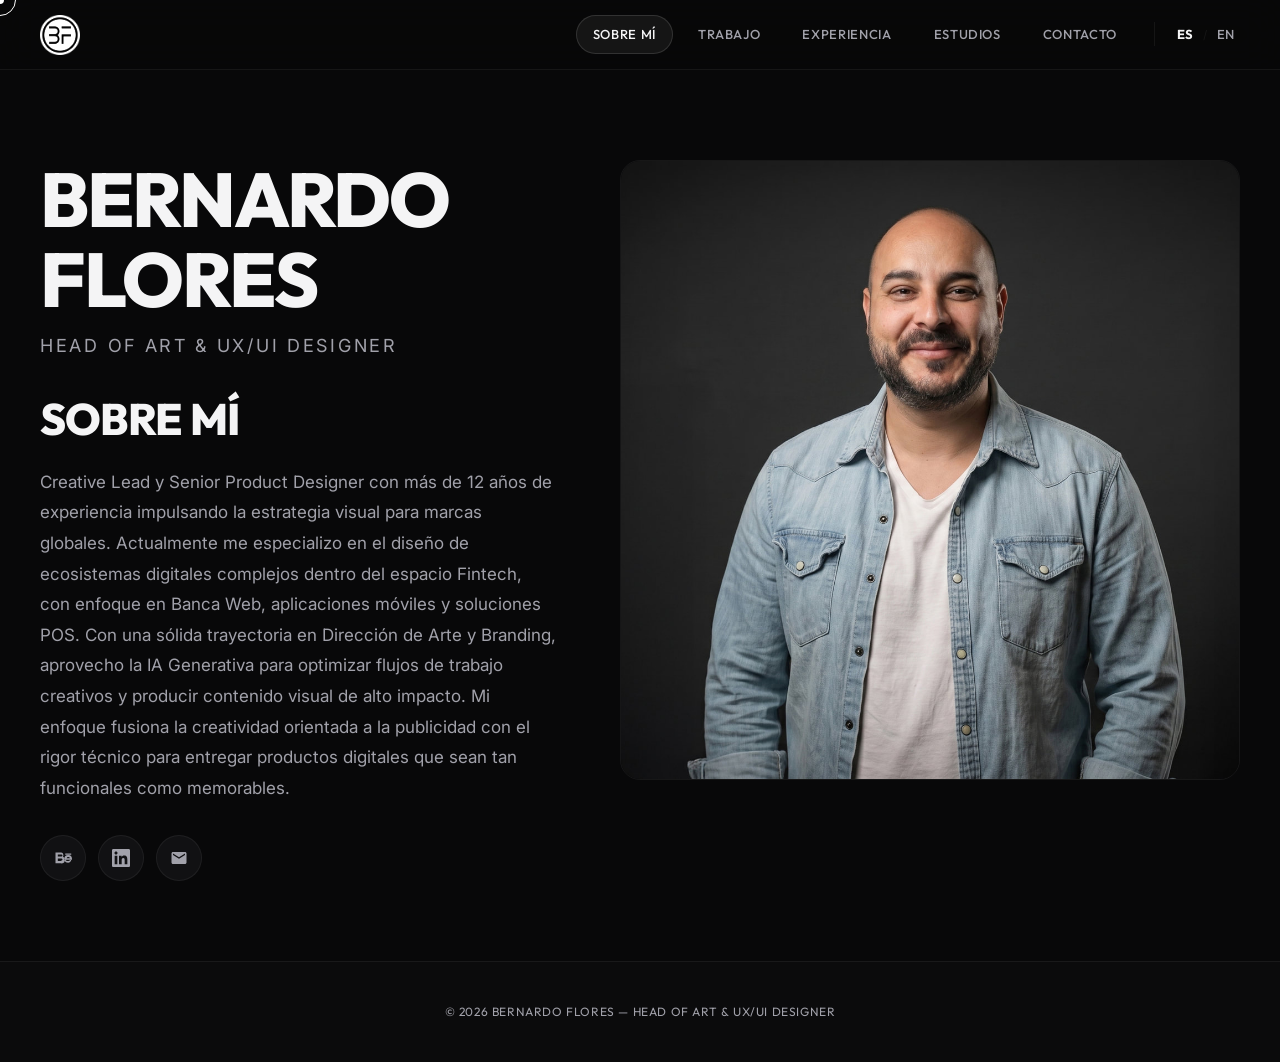
<file: index.html>
<!DOCTYPE html>
<html lang="es">
<head>
  <meta charset="UTF-8" />
  <meta name="viewport" content="width=device-width, initial-scale=1.0" />
  <title>Bernardo Flores – Head of Art & UX/UI Designer</title>
  <meta name="description" content="Portafolio de Bernardo Flores, Head of Art & Senior UX/UI Product Designer con más de 12 años de experiencia liderando estrategias visuales y de diseño de productos para marcas globales y Fintech." />
  <meta name="keywords" content="Bernardo Flores, Head of Art, Senior UX/UI Designer, Product Designer, Portafolio, Diseñador UX/UI, Diseño Web, Banca Móvil, Fintech" />
  
  <link rel="canonical" href="https://bernardoflores.vercel.app/" />

  <!-- Open Graph / Facebook -->
  <meta property="og:type" content="website" />
  <meta property="og:site_name" content="Bernardo Flores – Portafolio" />
  <meta property="og:title" content="Bernardo Flores – Head of Art & UX/UI Designer" />
  <meta property="og:description" content="Portafolio de Bernardo Flores, Head of Art & Senior UX/UI Product Designer con más de 12 años de experiencia liderando estrategias visuales para marcas globales." />
  <meta property="og:image" content="https://bernardoflores.vercel.app/assets/images/bf-fondo.png" />
  <meta property="og:url" content="https://bernardoflores.vercel.app/" />
  <meta property="og:locale" content="es_MX" />
  
  <!-- Twitter -->
  <meta name="twitter:card" content="summary_large_image" />
  <meta name="twitter:title" content="Bernardo Flores – Head of Art & UX/UI Designer" />
  <meta name="twitter:description" content="Portafolio de Bernardo Flores, Head of Art & Senior UX/UI Product Designer con más de 12 años de experiencia liderando estrategias visuales para marcas globales." />
  <meta name="twitter:image" content="https://bernardoflores.vercel.app/assets/images/bf-fondo.png" />
  
  <link rel="stylesheet" href="./assets/css/style.css" />
</head>
<body data-page="about">

  <!-- ===================== CUSTOM CURSOR ===================== -->
  <div class="custom-cursor-dot" id="cursor-dot"></div>
  <div class="custom-cursor-ring" id="cursor-ring"></div>

  <!-- ===================== HEADER ===================== -->
  <header class="birdseye-header scrolled" id="site-header">
    <div class="container nav-inner">
      <div class="logo">
        <a href="index.html">
          <img src="./assets/images/bf-fondo.png" alt="Bernardo Flores" />
        </a>
      </div>

      <!-- Desktop Navigation -->
      <nav class="nav desktop-nav">
        <ul class="wsite-menu-default">
          <li id="active"><a href="index.html" class="wsite-menu-item" data-i18n="nav.about">SOBRE MÍ</a></li>
          <li><a href="trabajo.html" class="wsite-menu-item" data-i18n="nav.work">TRABAJO</a></li>
          <li><a href="experiencia.html" class="wsite-menu-item" data-i18n="nav.experience">EXPERIENCIA</a></li>
          <li><a href="estudios.html" class="wsite-menu-item" data-i18n="nav.studies">ESTUDIOS</a></li>
          <li><a href="contacto.html" class="wsite-menu-item" data-i18n="nav.contact">CONTACTO</a></li>
          <li class="lang-toggle">
            <button class="lang-btn" data-lang="es" onclick="setLang('es')">ES</button>
            <span class="lang-sep">/</span>
            <button class="lang-btn" data-lang="en" onclick="setLang('en')">EN</button>
          </li>
        </ul>
      </nav>

      <!-- Hamburger mobile button -->
      <button class="hamburger" id="hamburger" aria-label="Menú">
        <span></span>
        <span></span>
        <span></span>
      </button>
    </div>
  </header>

  <!-- Mobile Backdrop & Navigation Drawer -->
  <div class="nav-backdrop" id="nav-backdrop"></div>
  <div class="mobile-nav" id="mobile-nav">
    <ul class="wsite-menu-default">
      <li id="m-active"><a href="index.html" class="wsite-menu-item" data-i18n="nav.about">SOBRE MÍ</a></li>
      <li><a href="trabajo.html" class="wsite-menu-item" data-i18n="nav.work">TRABAJO</a></li>
      <li><a href="experiencia.html" class="wsite-menu-item" data-i18n="nav.experience">EXPERIENCIA</a></li>
      <li><a href="estudios.html" class="wsite-menu-item" data-i18n="nav.studies">ESTUDIOS</a></li>
      <li><a href="contacto.html" class="wsite-menu-item" data-i18n="nav.contact">CONTACTO</a></li>
      <li class="lang-toggle">
        <button class="lang-btn" data-lang="es" onclick="setLang('es')">ES</button>
        <span class="lang-sep">/</span>
        <button class="lang-btn" data-lang="en" onclick="setLang('en')">EN</button>
      </li>
    </ul>
  </div>

  <!-- ===================== MAIN CONTENT ===================== -->
  <main class="main-wrap">
    <div class="container">
      <div class="about-grid">
        <!-- Text details -->
        <div class="about-content">
          <h1 class="hero-title">Bernardo Flores</h1>
          <div class="hero-subtitle" style="margin-bottom: 24px;">Head of Art &amp; UX/UI Designer</div>
          
          <h2 data-i18n="about.heading">Sobre Mí</h2>
          <div class="paragraph" data-i18n="about.bio">
            Creative Lead y Senior Product Designer con más de 12 años de experiencia
            impulsando la estrategia visual para marcas globales. Actualmente me especializo
            en el diseño de ecosistemas digitales complejos dentro del espacio Fintech, con
            enfoque en Banca Web, aplicaciones móviles y soluciones POS. Con una sólida
            trayectoria en Dirección de Arte y Branding, aprovecho la IA Generativa para
            optimizar flujos de trabajo creativos y producir contenido visual de alto impacto.
            Mi enfoque fusiona la creatividad orientada a la publicidad con el rigor técnico
            para entregar productos digitales que sean tan funcionales como memorables.
          </div>
          
          <!-- Social Profiles -->
          <div class="social-buttons">
            <a class="social-btn" href="https://www.behance.net/bherflow" target="_blank" aria-label="Behance">
              <svg viewBox="0 0 24 24"><path d="M22 14.364h-6.816A3.412 3.412 0 0019 16c1.091 0 1.964-.491 2.364-1.327h1.636c-.454 2.11-2.291 3.527-4 3.527a5.163 5.163 0 01-5.182-5.182 5.145 5.145 0 015.182-5.182c3.164 0 5 2.182 5 5.182v1.364zM19 10.636c-1 0-1.818.727-2.182 1.636h4.364A2.083 2.083 0 0019 10.636zM9.455 12c.982 0 1.836-.327 2.291-1.018.527-.673.727-1.782.727-2.618 0-.836-.2-1.927-.727-2.618C11.291 5.091 10.436 4.764 9.455 4.764H2v14.4h7.455a5.533 5.533 0 003.527-.927c1.036-.8 1.473-2.11 1.473-3.6 0-1.49-.436-2.764-1.473-3.564-.472-.673-1.309-1.073-2.291-1.073v-.036zm-4.364-4.8h4.364c1.091 0 1.818.545 1.818 1.455S10.545 10.1 9.455 10.1H5.091V7.2zm4.364 8.727H5.091V12.7H9.455c1.091 0 1.818.545 1.818 1.455s-.727 1.472-1.818 1.472zM15 6h8v1.5h-8V6z"/></svg>
            </a>
            <a class="social-btn" href="https://mx.linkedin.com/pub/bernardo-flores/24/844/4a0" target="_blank" aria-label="LinkedIn">
              <svg viewBox="0 0 24 24"><path d="M20.447 20.452h-3.554v-5.569c0-1.328-.027-3.037-1.852-3.037-1.853 0-2.136 1.445-2.136 2.939v5.667H9.351V9h3.414v1.561h.046c.477-.9 1.637-1.85 3.37-1.85 3.601 0 4.267 2.37 4.267 5.455v6.286zM5.337 7.433c-1.144 0-2.063-.926-2.063-2.065 0-1.138.92-2.063 2.063-2.063 1.14 0 2.064.925 2.064 2.063 0 1.139-.925 2.065-2.064 2.065zm1.782 13.019H3.555V9h3.564v11.452zM22.225 0H1.771C.792 0 0 .774 0 1.729v20.542C0 23.227.792 24 1.771 24h20.451C23.2 24 24 23.227 24 22.271V1.729C24 .774 23.2 0 22.222 0h.003z"/></svg>
            </a>
            <a class="social-btn" href="mailto:bernardoifg@gmail.com" target="_blank" aria-label="Mail">
              <svg viewBox="0 0 24 24"><path d="M20 4H4c-1.1 0-2 .9-2 2v12c0 1.1.9 2 2 2h16c1.1 0 2-.9 2-2V6c0-1.1-.9-2-2-2zm0 4l-8 5-8-5V6l8 5 8-5v2z"/></svg>
            </a>
          </div>
        </div>
        
        <!-- Profile Photo -->
        <div class="about-photo-wrapper">
          <img class="about-photo" src="./assets/images/506073534.jpg" alt="Bernardo Flores Profile" />
        </div>
      </div>
    </div>
  </main>

  <!-- ===================== FOOTER ===================== -->
  <footer class="site-footer">
    <p data-i18n="footer">&copy; 2026 Bernardo Flores &mdash; Head of Art &amp; UX/UI Designer</p>
  </footer>

  <script src="./assets/js/i18n.js"></script>
  <script src="./assets/js/main.js"></script>

</body>
</html>
</file>
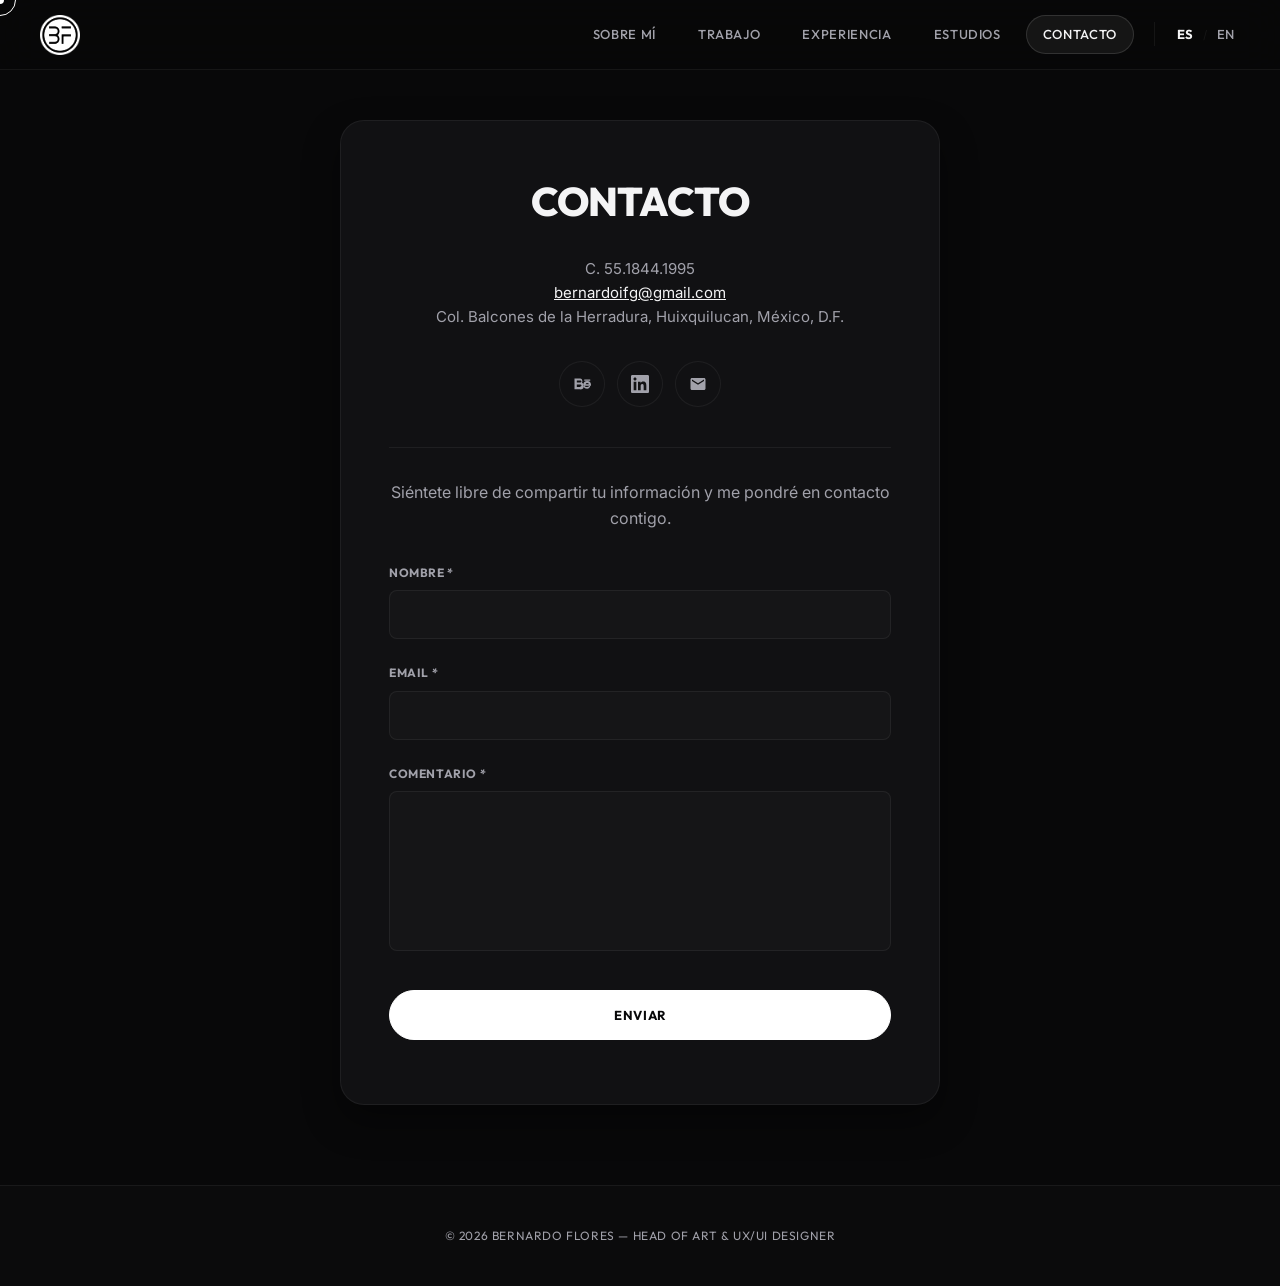
<file: contacto.html>
<!DOCTYPE html>
<html lang="es">
<head>
  <meta charset="UTF-8" />
  <meta name="viewport" content="width=device-width, initial-scale=1.0" />
  <title>Contacto y Enlaces – Bernardo Flores</title>
  <meta name="description" content="Ponte en contacto con Bernardo Flores para consultorías de diseño de producto UX/UI, dirección de arte o colaboraciones creativas." />
  <meta name="keywords" content="Contacto, Correo, Teléfono, Contratar Diseñador UX UI, Bernardo Flores" />
  
  <link rel="canonical" href="https://bernardoflores.vercel.app/contacto.html" />

  <!-- Open Graph / Facebook -->
  <meta property="og:type" content="website" />
  <meta property="og:site_name" content="Bernardo Flores – Portafolio" />
  <meta property="og:title" content="Contacto y Enlaces – Bernardo Flores" />
  <meta property="og:description" content="Ponte en contacto con Bernardo Flores para consultorías de diseño de producto UX/UI, dirección de arte o colaboraciones." />
  <meta property="og:image" content="https://bernardoflores.vercel.app/assets/images/bf-fondo.png" />
  <meta property="og:url" content="https://bernardoflores.vercel.app/contacto.html" />
  <meta property="og:locale" content="es_MX" />
  
  <!-- Twitter -->
  <meta name="twitter:card" content="summary_large_image" />
  <meta name="twitter:title" content="Contacto y Enlaces – Bernardo Flores" />
  <meta name="twitter:description" content="Ponte en contacto con Bernardo Flores para consultorías de diseño de producto UX/UI, dirección de arte o colaboraciones." />
  <meta name="twitter:image" content="https://bernardoflores.vercel.app/assets/images/bf-fondo.png" />

  <link rel="stylesheet" href="./assets/css/style.css" />
</head>
<body data-page="contact">

  <!-- ===================== CUSTOM CURSOR ===================== -->
  <div class="custom-cursor-dot" id="cursor-dot"></div>
  <div class="custom-cursor-ring" id="cursor-ring"></div>

  <!-- ===================== HEADER ===================== -->
  <header class="birdseye-header scrolled" id="site-header">
    <div class="container nav-inner">
      <div class="logo">
        <a href="index.html">
          <img src="./assets/images/bf-fondo.png" alt="Bernardo Flores" />
        </a>
      </div>

      <!-- Desktop Navigation -->
      <nav class="nav desktop-nav">
        <ul class="wsite-menu-default">
          <li><a href="index.html" class="wsite-menu-item" data-i18n="nav.about">SOBRE MÍ</a></li>
          <li><a href="trabajo.html" class="wsite-menu-item" data-i18n="nav.work">TRABAJO</a></li>
          <li><a href="experiencia.html" class="wsite-menu-item" data-i18n="nav.experience">EXPERIENCIA</a></li>
          <li><a href="estudios.html" class="wsite-menu-item" data-i18n="nav.studies">ESTUDIOS</a></li>
          <li id="active"><a href="contacto.html" class="wsite-menu-item" data-i18n="nav.contact">CONTACTO</a></li>
          <li class="lang-toggle">
            <button class="lang-btn" data-lang="es" onclick="setLang('es')">ES</button>
            <span class="lang-sep">/</span>
            <button class="lang-btn" data-lang="en" onclick="setLang('en')">EN</button>
          </li>
        </ul>
      </nav>

      <!-- Hamburger mobile button -->
      <button class="hamburger" id="hamburger" aria-label="Menú">
        <span></span>
        <span></span>
        <span></span>
      </button>
    </div>
  </header>

  <!-- Mobile Backdrop & Navigation Drawer -->
  <div class="nav-backdrop" id="nav-backdrop"></div>
  <div class="mobile-nav" id="mobile-nav">
    <ul class="wsite-menu-default">
      <li><a href="index.html" class="wsite-menu-item" data-i18n="nav.about">SOBRE MÍ</a></li>
      <li><a href="trabajo.html" class="wsite-menu-item" data-i18n="nav.work">TRABAJO</a></li>
      <li><a href="experiencia.html" class="wsite-menu-item" data-i18n="nav.experience">EXPERIENCIA</a></li>
      <li><a href="estudios.html" class="wsite-menu-item" data-i18n="nav.studies">ESTUDIOS</a></li>
      <li id="m-active"><a href="contacto.html" class="wsite-menu-item" data-i18n="nav.contact">CONTACTO</a></li>
      <li class="lang-toggle">
        <button class="lang-btn" data-lang="es" onclick="setLang('es')">ES</button>
        <span class="lang-sep">/</span>
        <button class="lang-btn" data-lang="en" onclick="setLang('en')">EN</button>
      </li>
    </ul>
  </div>

  <!-- ===================== MAIN CONTENT ===================== -->
  <main class="main-wrap">
    <div class="container">
      <div class="contact-wrapper">
        <div class="contact-card">
          <h1 class="wsite-content-title" style="text-align: center; margin-bottom: 24px;" data-i18n="contact.heading">Contacto</h1>
          
          <!-- Contact Info -->
          <div class="paragraph" style="text-align: center; font-size: 15px; margin-bottom: 32px; color: var(--text-muted);">
            C. 55.1844.1995<br />
            <a href="mailto:bernardoifg@gmail.com" style="text-decoration: underline; color: var(--text-main);">bernardoifg@gmail.com</a><br />
            Col. Balcones de la Herradura, Huixquilucan, México, D.F.
          </div>

          <!-- Social Buttons -->
          <div class="social-buttons" style="justify-content: center; margin-bottom: 40px;">
            <a class="social-btn" href="https://www.behance.net/bherflow" target="_blank" aria-label="Behance">
              <svg viewBox="0 0 24 24"><path d="M22 14.364h-6.816A3.412 3.412 0 0019 16c1.091 0 1.964-.491 2.364-1.327h1.636c-.454 2.11-2.291 3.527-4 3.527a5.163 5.163 0 01-5.182-5.182 5.145 5.145 0 015.182-5.182c3.164 0 5 2.182 5 5.182v1.364zM19 10.636c-1 0-1.818.727-2.182 1.636h4.364A2.083 2.083 0 0019 10.636zM9.455 12c.982 0 1.836-.327 2.291-1.018.527-.673.727-1.782.727-2.618 0-.836-.2-1.927-.727-2.618C11.291 5.091 10.436 4.764 9.455 4.764H2v14.4h7.455a5.533 5.533 0 003.527-.927c1.036-.8 1.473-2.11 1.473-3.6 0-1.49-.436-2.764-1.473-3.564-.472-.673-1.309-1.073-2.291-1.073v-.036zm-4.364-4.8h4.364c1.091 0 1.818.545 1.818 1.455S10.545 10.1 9.455 10.1H5.091V7.2zm4.364 8.727H5.091V12.7H9.455c1.091 0 1.818.545 1.818 1.455s-.727 1.472-1.818 1.472zM15 6h8v1.5h-8V6z"/></svg>
            </a>
            <a class="social-btn" href="https://mx.linkedin.com/pub/bernardo-flores/24/844/4a0" target="_blank" aria-label="LinkedIn">
              <svg viewBox="0 0 24 24"><path d="M20.447 20.452h-3.554v-5.569c0-1.328-.027-3.037-1.852-3.037-1.853 0-2.136 1.445-2.136 2.939v5.667H9.351V9h3.414v1.561h.046c.477-.9 1.637-1.85 3.37-1.85 3.601 0 4.267 2.37 4.267 5.455v6.286zM5.337 7.433c-1.144 0-2.063-.926-2.063-2.065 0-1.138.92-2.063 2.063-2.063 1.14 0 2.064.925 2.064 2.063 0 1.139-.925 2.065-2.064 2.065zm1.782 13.019H3.555V9h3.564v11.452zM22.225 0H1.771C.792 0 0 .774 0 1.729v20.542C0 23.227.792 24 1.771 24h20.451C23.2 24 24 23.227 24 22.271V1.729C24 .774 23.2 0 22.222 0h.003z"/></svg>
            </a>
            <a class="social-btn" href="mailto:bernardoifg@gmail.com" target="_blank" aria-label="Mail">
              <svg viewBox="0 0 24 24"><path d="M20 4H4c-1.1 0-2 .9-2 2v12c0 1.1.9 2 2 2h16c1.1 0 2-.9 2-2V6c0-1.1-.9-2-2-2zm0 4l-8 5-8-5V6l8 5 8-5v2z"/></svg>
            </a>
          </div>

          <hr class="styled-hr" style="margin: 32px 0;" />

          <!-- Form Description -->
          <div class="contact-intro" data-i18n="contact.intro">
            Siéntete libre de compartir tu información y me pondré en contacto contigo.
          </div>

          <!-- Contact Form -->
          <form id="contact-form" onsubmit="handleContactSubmit(event)">
            <!-- Name -->
            <div class="form-group">
              <label class="form-label" for="form-name">
                <span data-i18n="contact.name">Nombre</span> <span class="form-required">*</span>
              </label>
              <input class="form-input" id="form-name" type="text" name="name" required />
            </div>

            <!-- Email -->
            <div class="form-group">
              <label class="form-label" for="form-email">Email <span class="form-required">*</span></label>
              <input class="form-input" id="form-email" type="email" name="email" required />
            </div>

            <!-- Comment -->
            <div class="form-group">
              <label class="form-label" for="form-comment">
                <span data-i18n="contact.comment">Comentario</span> <span class="form-required">*</span>
              </label>
              <textarea class="form-input" id="form-comment" name="comment" required></textarea>
            </div>

            <!-- Submit -->
            <div class="form-submit-container">
              <button class="btn-submit" type="submit">
                <span id="btn-submit-text" data-i18n="contact.submit">Enviar</span>
              </button>
            </div>

            <!-- Status Message -->
            <div class="form-status" id="form-status"></div>
          </form>
        </div>
      </div>
    </div>
  </main>

  <!-- ===================== FOOTER ===================== -->
  <footer class="site-footer">
    <p data-i18n="footer">&copy; 2026 Bernardo Flores &mdash; Head of Art &amp; UX/UI Designer</p>
  </footer>

  <script src="./assets/js/i18n.js"></script>
  <script src="./assets/js/main.js"></script>
  
  <script>
    function handleContactSubmit(e) {
      e.preventDefault();
      const form = e.target;
      const isEn = localStorage.getItem('bf_lang') === 'en';
      
      const btnText = document.getElementById('btn-submit-text');
      const btn = form.querySelector('button[type="submit"]');
      const statusDiv = document.getElementById('form-status');
      
      const originalText = btnText.innerHTML;
      btnText.innerHTML = isEn ? 'Sending...' : 'Enviando...';
      btn.disabled = true;
      statusDiv.className = 'form-status';
      statusDiv.innerHTML = '';

      fetch("https://formsubmit.co/ajax/bernardoifg@gmail.com", {
        method: "POST",
        body: new FormData(form)
      })
      .then(response => {
        if (response.ok) {
          statusDiv.classList.add('success');
          statusDiv.innerHTML = isEn 
            ? 'Thank you! Your message has been sent successfully.' 
            : '¡Gracias! Tu mensaje ha sido enviado con éxito.';
          form.reset();
        } else {
          throw new Error('Response not OK');
        }
      })
      .catch(error => {
        statusDiv.classList.add('error');
        statusDiv.innerHTML = isEn 
          ? 'Oops! There was a problem submitting your form.' 
          : '¡Ups! Hubo un problema al enviar el formulario.';
        console.error(error);
      })
      .finally(() => {
        btnText.innerHTML = originalText;
        btn.disabled = false;
      });
    }
  </script>

</body>
</html>
</file>
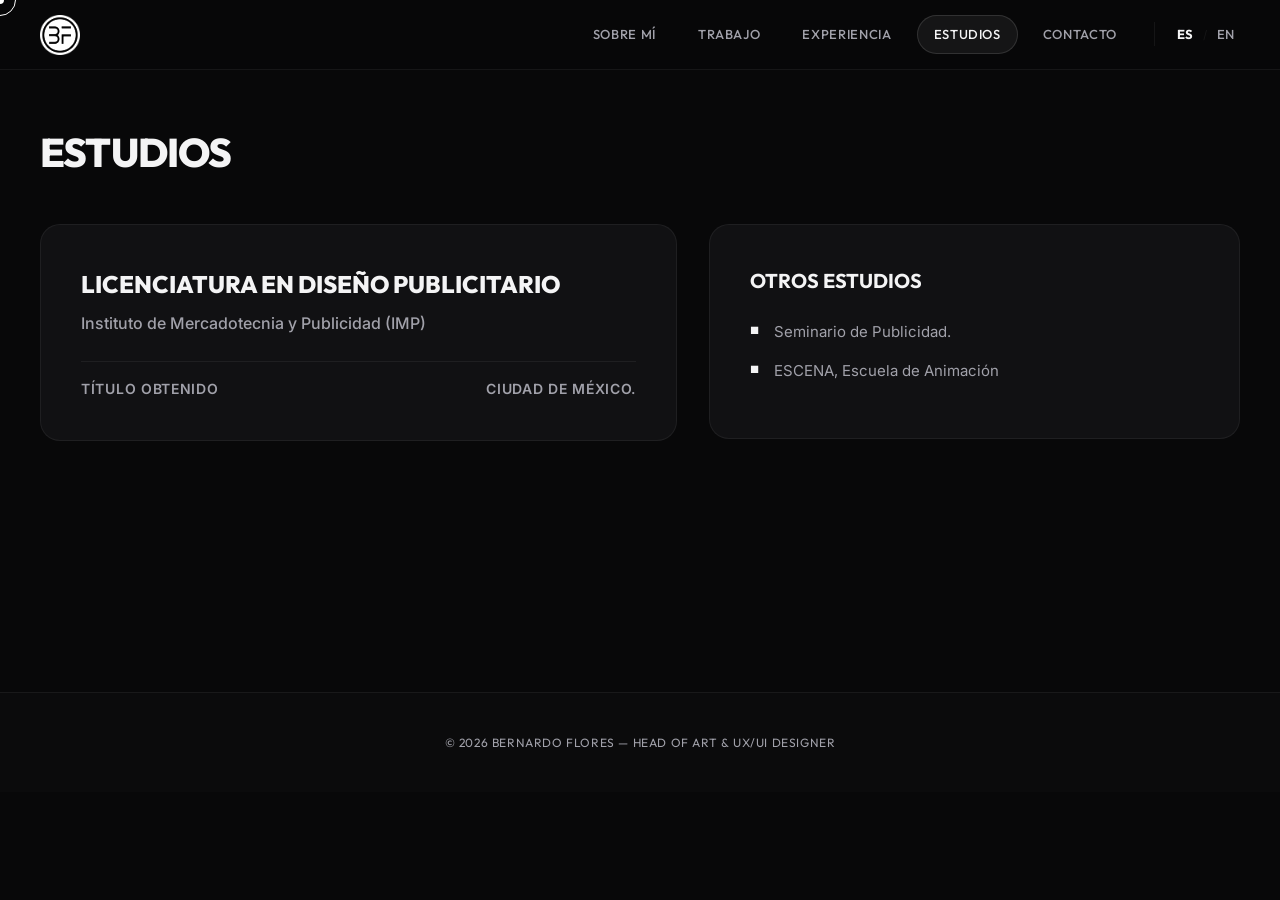
<file: estudios.html>
<!DOCTYPE html>
<html lang="es">
<head>
  <meta charset="UTF-8" />
  <meta name="viewport" content="width=device-width, initial-scale=1.0" />
  <title>Estudios y Formación Académica – Bernardo Flores</title>
  <meta name="description" content="Detalles sobre los estudios, formación académica e hitos educativos de Bernardo Flores en Diseño Publicitario y Creatividad." />
  <meta name="keywords" content="Estudios, Licenciatura en Diseño Publicitario, Formación Académica, Educación, Bernardo Flores, IMP" />
  
  <link rel="canonical" href="https://bernardoflores.vercel.app/estudios.html" />

  <!-- Open Graph / Facebook -->
  <meta property="og:type" content="website" />
  <meta property="og:site_name" content="Bernardo Flores – Portafolio" />
  <meta property="og:title" content="Estudios y Formación Académica – Bernardo Flores" />
  <meta property="og:description" content="Detalles sobre los estudios, formación académica e hitos educativos de Bernardo Flores." />
  <meta property="og:image" content="https://bernardoflores.vercel.app/assets/images/bf-fondo.png" />
  <meta property="og:url" content="https://bernardoflores.vercel.app/estudios.html" />
  <meta property="og:locale" content="es_MX" />
  
  <!-- Twitter -->
  <meta name="twitter:card" content="summary_large_image" />
  <meta name="twitter:title" content="Estudios y Formación Académica – Bernardo Flores" />
  <meta name="twitter:description" content="Detalles sobre los estudios, formación académica e hitos educativos de Bernardo Flores." />
  <meta name="twitter:image" content="https://bernardoflores.vercel.app/assets/images/bf-fondo.png" />

  <link rel="stylesheet" href="./assets/css/style.css" />
</head>
<body data-page="studies">

  <!-- ===================== CUSTOM CURSOR ===================== -->
  <div class="custom-cursor-dot" id="cursor-dot"></div>
  <div class="custom-cursor-ring" id="cursor-ring"></div>

  <!-- ===================== HEADER ===================== -->
  <header class="birdseye-header scrolled" id="site-header">
    <div class="container nav-inner">
      <div class="logo">
        <a href="index.html">
          <img src="./assets/images/bf-fondo.png" alt="Bernardo Flores" />
        </a>
      </div>

      <!-- Desktop Navigation -->
      <nav class="nav desktop-nav">
        <ul class="wsite-menu-default">
          <li><a href="index.html" class="wsite-menu-item" data-i18n="nav.about">SOBRE MÍ</a></li>
          <li><a href="trabajo.html" class="wsite-menu-item" data-i18n="nav.work">TRABAJO</a></li>
          <li><a href="experiencia.html" class="wsite-menu-item" data-i18n="nav.experience">EXPERIENCIA</a></li>
          <li id="active"><a href="estudios.html" class="wsite-menu-item" data-i18n="nav.studies">ESTUDIOS</a></li>
          <li><a href="contacto.html" class="wsite-menu-item" data-i18n="nav.contact">CONTACTO</a></li>
          <li class="lang-toggle">
            <button class="lang-btn" data-lang="es" onclick="setLang('es')">ES</button>
            <span class="lang-sep">/</span>
            <button class="lang-btn" data-lang="en" onclick="setLang('en')">EN</button>
          </li>
        </ul>
      </nav>

      <!-- Hamburger mobile button -->
      <button class="hamburger" id="hamburger" aria-label="Menú">
        <span></span>
        <span></span>
        <span></span>
      </button>
    </div>
  </header>

  <!-- Mobile Backdrop & Navigation Drawer -->
  <div class="nav-backdrop" id="nav-backdrop"></div>
  <div class="mobile-nav" id="mobile-nav">
    <ul class="wsite-menu-default">
      <li><a href="index.html" class="wsite-menu-item" data-i18n="nav.about">SOBRE MÍ</a></li>
      <li><a href="trabajo.html" class="wsite-menu-item" data-i18n="nav.work">TRABAJO</a></li>
      <li><a href="experiencia.html" class="wsite-menu-item" data-i18n="nav.experience">EXPERIENCIA</a></li>
      <li id="m-active"><a href="estudios.html" class="wsite-menu-item" data-i18n="nav.studies">ESTUDIOS</a></li>
      <li><a href="contacto.html" class="wsite-menu-item" data-i18n="nav.contact">CONTACTO</a></li>
      <li class="lang-toggle">
        <button class="lang-btn" data-lang="es" onclick="setLang('es')">ES</button>
        <span class="lang-sep">/</span>
        <button class="lang-btn" data-lang="en" onclick="setLang('en')">EN</button>
      </li>
    </ul>
  </div>

  <!-- ===================== MAIN CONTENT ===================== -->
  <main class="main-wrap">
    <div class="container">
      <h1 class="wsite-content-title" data-i18n="nav.studies">Estudios</h1>

      <div class="education-grid">
        
        <!-- University Card -->
        <div class="education-card">
          <h2 class="education-degree" data-i18n="edu.degree">Licenciatura en Diseño Publicitario</h2>
          <div class="education-school">Instituto de Mercadotecnia y Publicidad (IMP)</div>
          <div class="education-info">
            <span data-i18n="edu.obtained">2003 – 2007 | Título Obtenido</span>
            <span data-i18n="edu.city">Ciudad de México.</span>
          </div>
        </div>

        <!-- Other Studies Card -->
        <div class="other-studies-card">
          <h3 data-i18n="edu.other">Otros Estudios</h3>
          <ul class="other-studies-list">
            <li data-i18n="edu.other.li1">Seminario de Publicidad.</li>
            <li data-i18n="edu.other.li2">Introducción a Cinema 4D | ESCENA, Escuela de Animación</li>
          </ul>
        </div>

      </div>
    </div>
  </main>

  <!-- ===================== FOOTER ===================== -->
  <footer class="site-footer">
    <p data-i18n="footer">&copy; 2026 Bernardo Flores &mdash; Head of Art &amp; UX/UI Designer</p>
  </footer>

  <script src="./assets/js/i18n.js"></script>
  <script src="./assets/js/main.js"></script>

</body>
</html>
</file>
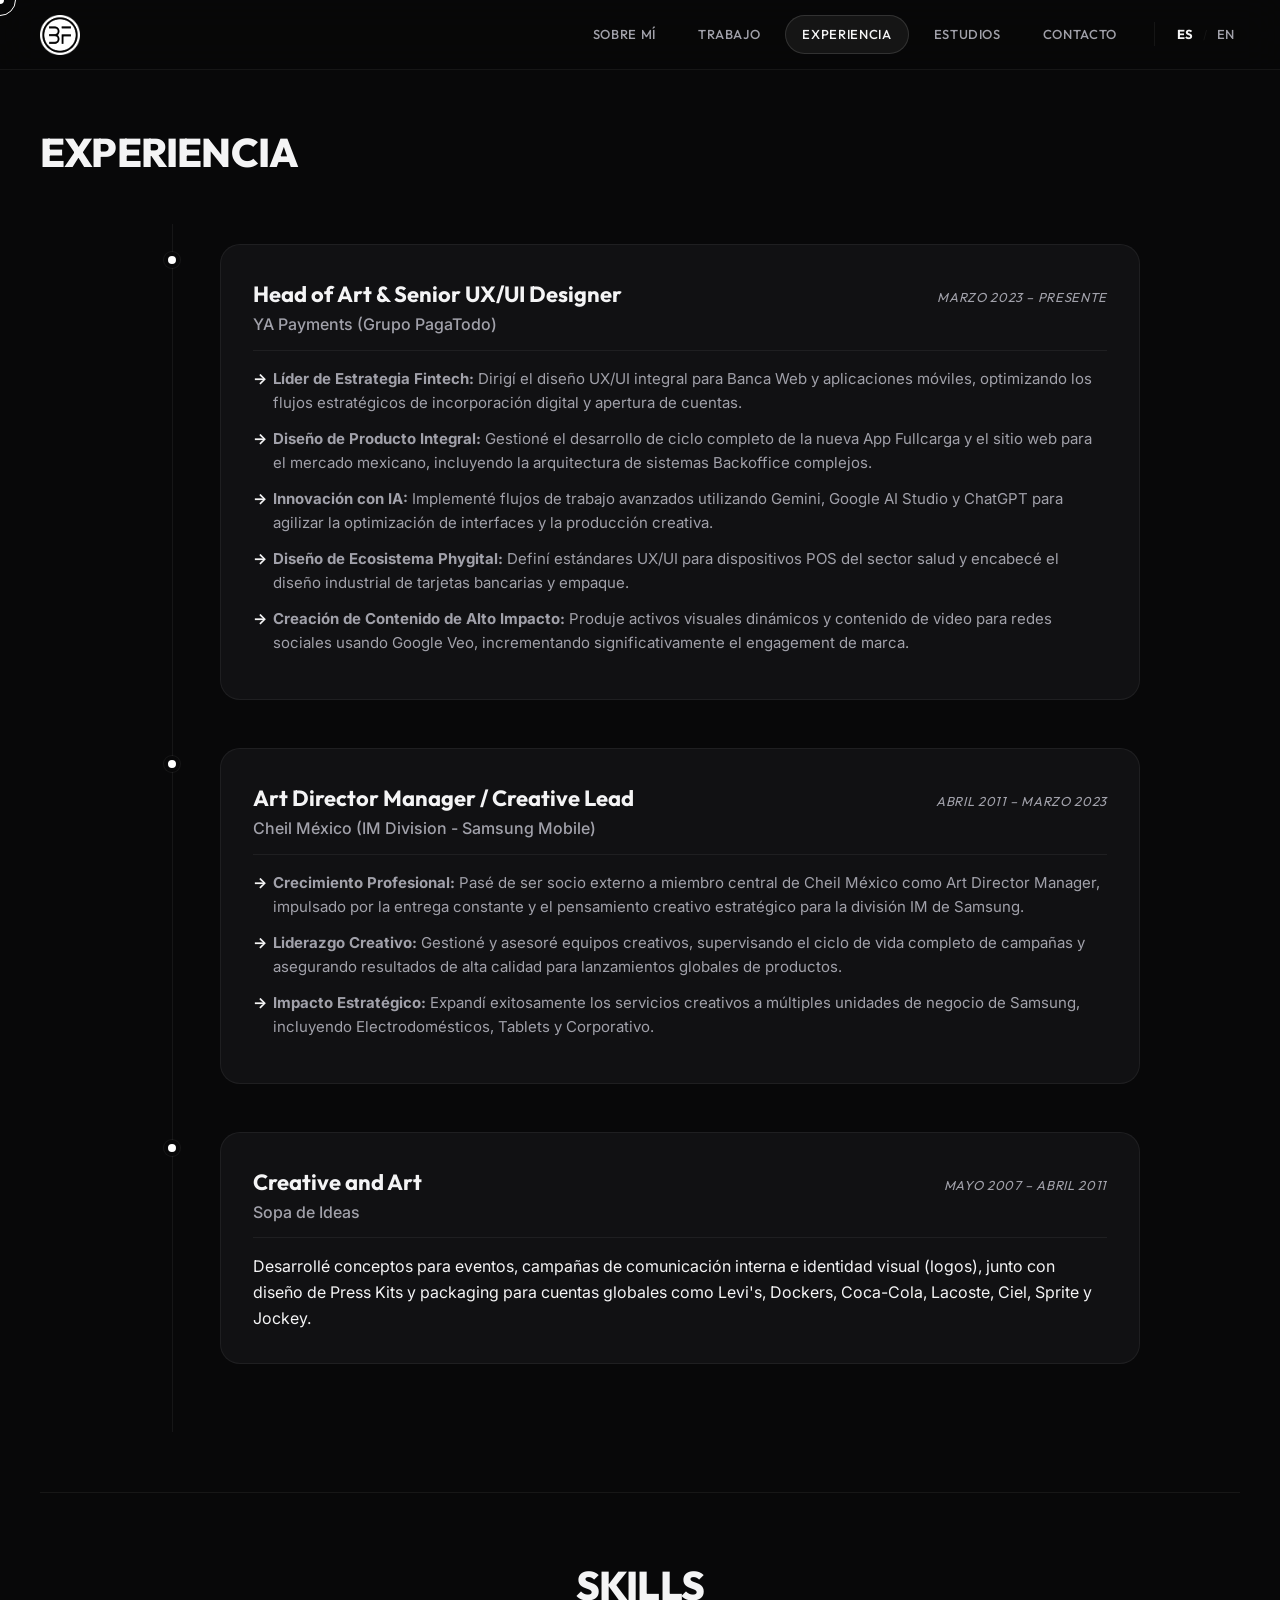
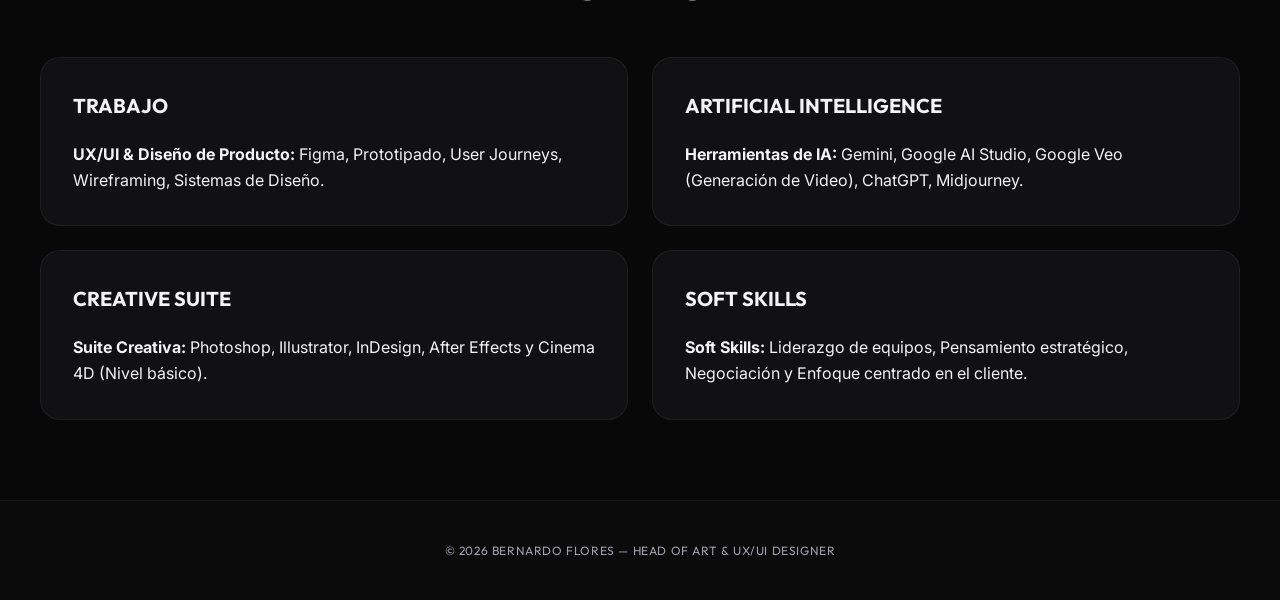
<file: experiencia.html>
<!DOCTYPE html>
<html lang="es">
<head>
  <meta charset="UTF-8" />
  <meta name="viewport" content="width=device-width, initial-scale=1.0" />
  <title>Experiencia Laboral – Bernardo Flores</title>
  <meta name="description" content="Conoce la trayectoria profesional de Bernardo Flores como Creative Lead, Head of Art y Diseñador UX/UI Senior, con experiencia liderando equipos y definiendo la estrategia de diseño de productos." />
  <meta name="keywords" content="Trayectoria Profesional, Currículum, UX UI, Head of Art, Creative Lead, Bernardo Flores, Experiencia laboral" />
  
  <link rel="canonical" href="https://bernardoflores.vercel.app/experiencia.html" />

  <!-- Open Graph / Facebook -->
  <meta property="og:type" content="website" />
  <meta property="og:site_name" content="Bernardo Flores – Portafolio" />
  <meta property="og:title" content="Experiencia Laboral – Bernardo Flores" />
  <meta property="og:description" content="Conoce la trayectoria profesional de Bernardo Flores como Creative Lead, Head of Art y Diseñador UX/UI Senior." />
  <meta property="og:image" content="https://bernardoflores.vercel.app/assets/images/bf-fondo.png" />
  <meta property="og:url" content="https://bernardoflores.vercel.app/experiencia.html" />
  <meta property="og:locale" content="es_MX" />
  
  <!-- Twitter -->
  <meta name="twitter:card" content="summary_large_image" />
  <meta name="twitter:title" content="Experiencia Laboral – Bernardo Flores" />
  <meta name="twitter:description" content="Conoce la trayectoria profesional de Bernardo Flores como Creative Lead, Head of Art y Diseñador UX/UI Senior." />
  <meta name="twitter:image" content="https://bernardoflores.vercel.app/assets/images/bf-fondo.png" />

  <link rel="stylesheet" href="./assets/css/style.css" />
</head>
<body data-page="experience">

  <!-- ===================== CUSTOM CURSOR ===================== -->
  <div class="custom-cursor-dot" id="cursor-dot"></div>
  <div class="custom-cursor-ring" id="cursor-ring"></div>

  <!-- ===================== HEADER ===================== -->
  <header class="birdseye-header scrolled" id="site-header">
    <div class="container nav-inner">
      <div class="logo">
        <a href="index.html">
          <img src="./assets/images/bf-fondo.png" alt="Bernardo Flores" />
        </a>
      </div>

      <!-- Desktop Navigation -->
      <nav class="nav desktop-nav">
        <ul class="wsite-menu-default">
          <li><a href="index.html" class="wsite-menu-item" data-i18n="nav.about">SOBRE MÍ</a></li>
          <li><a href="trabajo.html" class="wsite-menu-item" data-i18n="nav.work">TRABAJO</a></li>
          <li id="active"><a href="experiencia.html" class="wsite-menu-item" data-i18n="nav.experience">EXPERIENCIA</a></li>
          <li><a href="estudios.html" class="wsite-menu-item" data-i18n="nav.studies">ESTUDIOS</a></li>
          <li><a href="contacto.html" class="wsite-menu-item" data-i18n="nav.contact">CONTACTO</a></li>
          <li class="lang-toggle">
            <button class="lang-btn" data-lang="es" onclick="setLang('es')">ES</button>
            <span class="lang-sep">/</span>
            <button class="lang-btn" data-lang="en" onclick="setLang('en')">EN</button>
          </li>
        </ul>
      </nav>

      <!-- Hamburger mobile button -->
      <button class="hamburger" id="hamburger" aria-label="Menú">
        <span></span>
        <span></span>
        <span></span>
      </button>
    </div>
  </header>

  <!-- Mobile Backdrop & Navigation Drawer -->
  <div class="nav-backdrop" id="nav-backdrop"></div>
  <div class="mobile-nav" id="mobile-nav">
    <ul class="wsite-menu-default">
      <li><a href="index.html" class="wsite-menu-item" data-i18n="nav.about">SOBRE MÍ</a></li>
      <li><a href="trabajo.html" class="wsite-menu-item" data-i18n="nav.work">TRABAJO</a></li>
      <li id="m-active"><a href="experiencia.html" class="wsite-menu-item" data-i18n="nav.experience">EXPERIENCIA</a></li>
      <li><a href="estudios.html" class="wsite-menu-item" data-i18n="nav.studies">ESTUDIOS</a></li>
      <li><a href="contacto.html" class="wsite-menu-item" data-i18n="nav.contact">CONTACTO</a></li>
      <li class="lang-toggle">
        <button class="lang-btn" data-lang="es" onclick="setLang('es')">ES</button>
        <span class="lang-sep">/</span>
        <button class="lang-btn" data-lang="en" onclick="setLang('en')">EN</button>
      </li>
    </ul>
  </div>

  <!-- ===================== MAIN CONTENT ===================== -->
  <main class="main-wrap">
    <div class="container">
      <h1 class="wsite-content-title" data-i18n="exp.heading">Experiencia</h1>

      <!-- Timeline -->
      <div class="timeline">
        
        <!-- Job 1 -->
        <div class="timeline-item">
          <div class="timeline-dot"></div>
          <div class="timeline-card">
            <div class="timeline-header">
              <div>
                <h2 class="timeline-role">Head of Art &amp; Senior UX/UI Designer</h2>
                <span class="timeline-company">YA Payments (Grupo PagaTodo)</span>
              </div>
              <span class="timeline-date" data-i18n="exp.ya.dates">Marzo 2023 – Presente</span>
            </div>
            <ul class="timeline-details">
              <li data-i18n="exp.ya.li1"><strong>Líder de Estrategia Fintech:</strong> Dirigió el diseño UX/UI integral para Banca Web y aplicaciones móviles, optimizando los flujos estratégicos de incorporación digital y apertura de cuentas.</li>
              <li data-i18n="exp.ya.li2"><strong>Diseño de Producto Integral:</strong> Gestionó el desarrollo de ciclo completo de la nueva App Fullcarga y el sitio web para el mercado mexicano, incluyendo la arquitectura de sistemas Backoffice complejos.</li>
              <li data-i18n="exp.ya.li3"><strong>Innovación con IA:</strong> Implementó flujos de trabajo avanzados utilizando Gemini, Google AI Studio y ChatGPT para agilizar la optimización de interfaces y la producción creativa.</li>
              <li data-i18n="exp.ya.li4"><strong>Diseño de Ecosistema Phygital:</strong> Definió estándares UX/UI para dispositivos POS del sector salud y encabezó el diseño industrial de tarjetas bancarias y empaque.</li>
              <li data-i18n="exp.ya.li5"><strong>Creación de Contenido de Alto Impacto:</strong> Produjo activos visuales dinámicos y contenido de video para redes sociales usando Google Veo, incrementando significativamente el engagement de marca.</li>
            </ul>
          </div>
        </div>

        <!-- Job 2 -->
        <div class="timeline-item">
          <div class="timeline-dot"></div>
          <div class="timeline-card">
            <div class="timeline-header">
              <div>
                <h2 class="timeline-role">Art Director Manager / Creative Lead</h2>
                <span class="timeline-company">Cheil México (IM Division - Samsung Mobile)</span>
              </div>
              <span class="timeline-date" data-i18n="exp.cheil.dates">Abril 2011 – Marzo 2023</span>
            </div>
            <ul class="timeline-details">
              <li data-i18n="exp.cheil.li1"><strong>Crecimiento Profesional:</strong> Pasó de ser socio externo a miembro central de Cheil México como Art Director Manager, impulsado por la entrega constante y el pensamiento creativo estratégico para la división IM de Samsung.</li>
              <li data-i18n="exp.cheil.li2"><strong>Liderazgo Creativo:</strong> Gestionó y asesoró equipos creativos, supervisando el ciclo de vida completo de campañas y asegurando resultados de alta calidad para lanzamientos globales de productos.</li>
              <li data-i18n="exp.cheil.li3"><strong>Impacto Estratégico:</strong> Expandió exitosamente los servicios creativos a múltiples unidades de negocio de Samsung, incluyendo Electrodomésticos, Tablets y Corporativo.</li>
            </ul>
          </div>
        </div>

        <!-- Job 3 -->
        <div class="timeline-item">
          <div class="timeline-dot"></div>
          <div class="timeline-card">
            <div class="timeline-header">
              <div>
                <h2 class="timeline-role">Creative and Art</h2>
                <span class="timeline-company">Sopa de Ideas</span>
              </div>
              <span class="timeline-date" data-i18n="exp.sopa.dates">Mayo 2007 – Abril 2011</span>
            </div>
            <div class="paragraph" style="margin-top: 12px; margin-bottom: 0;" data-i18n="exp.sopa.text">
              Desarrollo de conceptos para eventos, campañas de comunicación interna e identidad visual (logos), junto con diseño de Press Kits y packaging para cuentas globales como Levi's, Dockers, Coca-Cola, Lacoste, Ciel, Sprite y Jockey.
            </div>
          </div>
        </div>

      </div>

      <hr class="styled-hr" />

      <!-- Skills Section -->
      <h2 class="wsite-content-title" data-i18n="skills.heading" style="text-align: center; margin-bottom: 40px;">Skills</h2>
      
      <div class="skills-grid">
        <!-- Card 1 -->
        <div class="skills-category">
          <h3 data-i18n="nav.work">Trabajo</h3>
          <div class="paragraph" style="margin-bottom: 0;" data-i18n="skills.li1">
            <strong>UX/UI &amp; Diseño de Producto:</strong> Figma, Prototipado, User Journeys, Wireframing, Sistemas de Diseño.
          </div>
        </div>

        <!-- Card 2 -->
        <div class="skills-category">
          <h3>Artificial Intelligence</h3>
          <div class="paragraph" style="margin-bottom: 0;" data-i18n="skills.li2">
            <strong>Herramientas de IA:</strong> Gemini, Google AI Studio, Google Veo (Generación de Video), ChatGPT, Midjourney.
          </div>
        </div>

        <!-- Card 3 -->
        <div class="skills-category">
          <h3>Creative Suite</h3>
          <div class="paragraph" style="margin-bottom: 0;" data-i18n="skills.li3">
            <strong>Suite Creativa:</strong> Photoshop, Illustrator, InDesign, After Effects y Cinema 4D (Nivel básico).
          </div>
        </div>

        <!-- Card 4 -->
        <div class="skills-category">
          <h3>Soft Skills</h3>
          <div class="paragraph" style="margin-bottom: 0;" data-i18n="skills.li4">
            <strong>Soft Skills:</strong> Liderazgo de equipos, Pensamiento estratégico, Negociación y Enfoque centrado en el cliente.
          </div>
        </div>
      </div>

    </div>
  </main>

  <!-- ===================== FOOTER ===================== -->
  <footer class="site-footer">
    <p data-i18n="footer">&copy; 2026 Bernardo Flores &mdash; Head of Art &amp; UX/UI Designer</p>
  </footer>

  <script src="./assets/js/i18n.js"></script>
  <script src="./assets/js/main.js"></script>

</body>
</html>
</file>
<file: assets/css/style.css>
/* =============================================
   BERNARDO FLORES - Alternate Premium Portfolio
   Custom Design System & Stylesheet (Dark Bento Grid)
   ============================================= */

@import url('https://fonts.googleapis.com/css2?family=Inter:wght@300;400;500;600;700&family=Outfit:wght@400;500;600;700;800;900&display=swap');

:root {
  --bg-color: #080809;
  --bg-card: #111113;
  --bg-card-hover: #161619;
  --border-color: rgba(255, 255, 255, 0.06);
  --border-color-hover: rgba(255, 255, 255, 0.12);
  --text-main: #f4f4f5;
  --text-muted: #a1a1aa;
  --accent-color: #ffffff;
  --accent-glow: rgba(255, 255, 255, 0.08);
  
  --font-headings: 'Outfit', sans-serif;
  --font-body: 'Inter', sans-serif;
  
  --transition-smooth: all 0.5s cubic-bezier(0.16, 1, 0.3, 1);
  --transition-fast: all 0.2s cubic-bezier(0.16, 1, 0.3, 1);
  
  --cursor-size: 8px;
  --cursor-ring-size: 32px;
}

/* ---- Reset & Scrollbars ---- */
*, *::before, *::after {
  box-sizing: border-box;
  margin: 0;
  padding: 0;
}

html {
  height: 100%;
  scroll-behavior: smooth;
  scroll-padding-top: 110px;
}

body {
  font-family: var(--font-body);
  font-size: 16px;
  line-height: 1.6;
  color: var(--text-main);
  background-color: var(--bg-color);
  -webkit-font-smoothing: antialiased;
  overflow-x: hidden;
}

/* Custom Scrollbars */
::-webkit-scrollbar {
  width: 8px;
  height: 8px;
}
::-webkit-scrollbar-track {
  background: var(--bg-color);
}
::-webkit-scrollbar-thumb {
  background: #222225;
  border-radius: 4px;
}
::-webkit-scrollbar-thumb:hover {
  background: #333338;
}

img {
  max-width: 100%;
  height: auto;
  display: block;
}

a {
  color: inherit;
  text-decoration: none;
  transition: var(--transition-fast);
}

ul, ol {
  list-style: none;
  padding: 0;
  margin: 0;
}

/* ---- Custom Cursor ---- */
@media (pointer: fine) {
  .custom-cursor-dot {
    position: fixed;
    top: 0; left: 0;
    width: var(--cursor-size);
    height: var(--cursor-size);
    background-color: var(--accent-color);
    border-radius: 50%;
    pointer-events: none;
    z-index: 10000;
    transform: translate(-50%, -50%);
    transition: width 0.2s ease, height 0.2s ease, background-color 0.2s ease;
  }
  .custom-cursor-ring {
    position: fixed;
    top: 0; left: 0;
    width: var(--cursor-ring-size);
    height: var(--cursor-ring-size);
    border: 1.5px solid var(--accent-color);
    border-radius: 50%;
    pointer-events: none;
    z-index: 9999;
    transform: translate(-50%, -50%);
    transition: transform 0.08s ease-out, width 0.2s ease, height 0.2s ease, border-color 0.2s ease;
  }
  
  body.cursor-hovering .custom-cursor-ring {
    width: 48px;
    height: 48px;
    background-color: rgba(255, 255, 255, 0.04);
    border-color: var(--accent-color);
  }
  body.cursor-hovering .custom-cursor-dot {
    width: 4px;
    height: 4px;
    background-color: var(--accent-color);
  }
}

/* =============================================
   LAYOUT & CONTAINERS
   ============================================= */
.container {
  width: 100%;
  max-width: 1300px;
  margin: 0 auto;
  padding: 0 40px;
  box-sizing: border-box;
}

.main-wrap {
  padding-top: 120px;
  padding-bottom: 80px;
  min-height: calc(100vh - 120px - 88px);
}

/* =============================================
   HEADER / NAVIGATION
   ============================================= */
.birdseye-header {
  position: fixed;
  top: 0; left: 0; right: 0;
  z-index: 100;
  height: 70px;
  display: flex;
  align-items: center;
  background: rgba(8, 8, 9, 0.65);
  backdrop-filter: blur(20px);
  -webkit-backdrop-filter: blur(20px);
  border-bottom: 1px solid var(--border-color);
  transition: var(--transition-smooth);
}

.birdseye-header.scrolled {
  background: rgba(8, 8, 9, 0.9);
}

.nav-inner {
  display: flex;
  justify-content: space-between;
  align-items: center;
  width: 100%;
}

.logo a {
  display: flex;
  align-items: center;
}

.logo img {
  max-width: 160px;
  max-height: 40px;
  object-fit: contain;
  filter: brightness(1.2);
}

/* Desktop Nav Menu */
.wsite-menu-default {
  display: flex;
  align-items: center;
  gap: 8px;
}

.wsite-menu-item {
  display: block;
  padding: 8px 16px;
  font-family: var(--font-headings);
  font-size: 13px;
  font-weight: 500;
  letter-spacing: 0.05em;
  text-transform: uppercase;
  color: var(--text-muted);
  border-radius: 30px;
  border: 1px solid transparent;
  transition: var(--transition-fast);
}

.wsite-menu-item:hover {
  color: var(--text-main);
  background-color: rgba(255, 255, 255, 0.03);
}

li#active .wsite-menu-item,
li.active .wsite-menu-item {
  color: var(--text-main);
  background-color: rgba(255, 255, 255, 0.06);
  border-color: var(--border-color-hover);
}

/* Lang Toggle */
.lang-toggle {
  display: flex;
  align-items: center;
  gap: 4px;
  margin-left: 12px;
  padding-left: 16px;
  border-left: 1px solid var(--border-color);
}

.lang-btn {
  background: none;
  border: none;
  cursor: pointer;
  font-family: var(--font-headings);
  font-size: 13px;
  font-weight: 500;
  color: var(--text-muted);
  padding: 4px 6px;
  transition: var(--transition-fast);
}

.lang-btn:hover {
  color: var(--text-main);
}

.lang-btn.lang-active {
  color: var(--text-main);
  font-weight: 700;
}

.lang-sep {
  color: var(--border-color);
  font-size: 12px;
}

/* Hamburger mobile button */
.hamburger {
  display: none;
  flex-direction: column;
  justify-content: space-between;
  width: 24px;
  height: 16px;
  background: none;
  border: none;
  cursor: pointer;
  z-index: 110;
}

.hamburger span {
  width: 100%;
  height: 2px;
  background-color: var(--text-main);
  transition: var(--transition-fast);
}

/* Mobile Side Menu */
.mobile-nav {
  position: fixed;
  top: 0; right: -100%;
  width: 320px;
  height: 100vh;
  background-color: #0b0b0d;
  border-left: 1px solid var(--border-color);
  z-index: 105;
  padding: 100px 40px 40px;
  display: flex;
  flex-direction: column;
  gap: 24px;
  transition: right 0.4s cubic-bezier(0.16, 1, 0.3, 1);
}

.mobile-nav.open {
  right: 0;
}

.mobile-nav .wsite-menu-default {
  flex-direction: column;
  align-items: flex-start;
  gap: 16px;
}

.mobile-nav .wsite-menu-item {
  font-size: 16px;
  padding: 8px 0;
  border-radius: 0;
}

.mobile-nav .lang-toggle {
  margin-left: 0;
  padding-left: 0;
  border-left: none;
  margin-top: 16px;
  border-top: 1px solid var(--border-color);
  padding-top: 16px;
  width: 100%;
}

/* Back overlay on mobile open */
.nav-backdrop {
  position: fixed;
  top: 0; left: 0;
  width: 100vw; height: 100vh;
  background: rgba(0, 0, 0, 0.6);
  backdrop-filter: blur(4px);
  z-index: 102;
  opacity: 0;
  pointer-events: none;
  transition: opacity 0.3s ease;
}

.nav-backdrop.active {
  opacity: 1;
  pointer-events: auto;
}

/* =============================================
   HERO / BANNER
   ============================================= */
.banner-wrap {
  position: relative;
  background-color: var(--bg-color);
  padding-top: 140px;
  padding-bottom: 40px;
}

.wsite-header-section {
  position: relative;
  border-radius: 24px;
  overflow: hidden;
  height: 520px;
  background-image: url('../images/506073534.jpg');
  background-repeat: no-repeat;
  background-position: center 25%;
  background-size: cover;
  display: flex;
  align-items: flex-end;
  border: 1px solid var(--border-color);
}

.wsite-header-section::after {
  content: '';
  position: absolute;
  top: 0; left: 0; right: 0; bottom: 0;
  background: linear-gradient(to top, rgba(8, 8, 9, 0.95) 0%, rgba(8, 8, 9, 0.4) 50%, rgba(8, 8, 9, 0.1) 100%);
  pointer-events: none;
}

.wsite-header-section .wsite-section-content {
  position: relative;
  z-index: 5;
  width: 100%;
  padding: 48px;
}

.hero-title {
  font-family: var(--font-headings);
  font-size: clamp(40px, 8vw, 76px);
  font-weight: 800;
  line-height: 1.05;
  letter-spacing: -0.03em;
  text-transform: uppercase;
  color: var(--text-main);
  margin-bottom: 12px;
}

.hero-subtitle {
  font-family: var(--font-body);
  font-size: clamp(14px, 2.5vw, 18px);
  font-weight: 400;
  color: var(--text-muted);
  letter-spacing: 0.15em;
  text-transform: uppercase;
}

/* =============================================
   ABOUT ME SECTION
   ============================================= */
.about-grid {
  display: grid;
  grid-template-columns: 1fr 1.2fr;
  gap: 64px;
  align-items: start;
  margin-top: 40px;
}

@media screen and (max-width: 992px) {
  .about-grid {
    grid-template-columns: 1fr;
    gap: 40px;
  }
  .about-photo-wrapper {
    order: -1;
    max-width: 450px;
    margin: 0 auto;
    width: 100%;
  }
}

.about-photo-wrapper {
  position: relative;
  border-radius: 20px;
  overflow: hidden;
  border: 1px solid var(--border-color);
  aspect-ratio: 1;
}

.about-photo {
  width: 100%;
  height: 100%;
  object-fit: cover;
  transition: var(--transition-smooth);
}

.about-photo-wrapper:hover .about-photo {
  transform: scale(1.03);
}

.about-content h2 {
  font-family: var(--font-headings);
  font-size: 44px;
  font-weight: 800;
  letter-spacing: -0.02em;
  color: var(--text-main);
  margin-bottom: 12px;
  text-transform: uppercase;
}

.about-content .paragraph {
  font-size: 17px;
  line-height: 1.8;
  color: var(--text-muted);
  margin-bottom: 32px;
}

/* Social media list as buttons */
.social-buttons {
  display: flex;
  flex-wrap: wrap;
  gap: 12px;
}

.social-btn {
  display: inline-flex;
  align-items: center;
  justify-content: center;
  width: 46px;
  height: 46px;
  border-radius: 50%;
  background-color: var(--bg-card);
  border: 1px solid var(--border-color);
  transition: var(--transition-fast);
}

.social-btn svg {
  width: 18px;
  height: 18px;
  fill: var(--text-muted);
  transition: var(--transition-fast);
}

.social-btn:hover {
  background-color: var(--accent-color);
  border-color: var(--accent-color);
}

.social-btn:hover svg {
  fill: var(--bg-color);
}

/* =============================================
   TYPOGRAPHY & UTILITIES
   ============================================= */
.wsite-content-title {
  font-family: var(--font-headings);
  font-size: 40px;
  font-weight: 800;
  letter-spacing: -0.02em;
  text-transform: uppercase;
  margin-bottom: 40px;
  color: var(--text-main);
}

.paragraph-lead {
  font-size: 18px;
  color: var(--text-muted);
  margin-bottom: 40px;
}

.styled-hr {
  border: none;
  border-top: 1px solid var(--border-color);
  margin: 60px 0;
}

/* =============================================
   BENTO GRID (PORTFOLIO / WORK)
   ============================================= */

/* Filter System */
.gallery-filters {
  display: flex;
  flex-wrap: wrap;
  gap: 8px;
  margin-bottom: 40px;
  position: sticky;
  top: 70px;
  z-index: 10;
  background-color: rgba(8, 8, 9, 0.85);
  backdrop-filter: blur(12px);
  -webkit-backdrop-filter: blur(12px);
  padding: 16px 0;
  border-bottom: 1px solid var(--border-color);
}

.filter-btn {
  display: inline-flex;
  align-items: center;
  justify-content: center;
  background: var(--bg-card);
  border: 1px solid var(--border-color);
  color: var(--text-muted);
  font-family: var(--font-headings);
  font-size: 13px;
  font-weight: 600;
  text-transform: uppercase;
  letter-spacing: 0.05em;
  padding: 10px 20px;
  border-radius: 30px;
  cursor: pointer;
  transition: var(--transition-fast);
  text-decoration: none;
}

.filter-btn:hover {
  border-color: var(--border-color-hover);
  color: var(--text-main);
}

.filter-btn.active {
  background-color: var(--accent-color);
  border-color: var(--accent-color);
  color: var(--bg-color);
}

/* Work Sections */
.work-section {
  padding-top: 40px;
  margin-bottom: 80px;
}

.work-section-title {
  font-family: var(--font-headings);
  font-size: 26px;
  font-weight: 700;
  text-transform: uppercase;
  letter-spacing: 0.02em;
  margin-bottom: 30px;
  color: var(--text-main);
  display: flex;
  align-items: center;
  gap: 16px;
}

.work-section-title::after {
  content: '';
  flex-grow: 1;
  height: 1px;
  background: linear-gradient(90deg, var(--border-color), transparent);
}

/* Bento Grid */
.bento-grid {
  display: grid;
  grid-template-columns: repeat(12, 1fr);
  gap: 24px;
  width: 100%;
}

.bento-item {
  grid-column: span 4;
  background-color: var(--bg-card);
  border: 1px solid var(--border-color);
  border-radius: 20px;
  overflow: hidden;
  position: relative;
  transition: var(--transition-smooth);
  display: flex;
  flex-direction: column;
  padding: 16px;
  gap: 16px;
}

.bento-item:hover {
  border-color: var(--border-color-hover);
  transform: translateY(-4px);
  box-shadow: 0 16px 36px rgba(0, 0, 0, 0.5), 0 0 1px 1px rgba(255, 255, 255, 0.05) inset;
}

/* Bento Grid Column Spans */
.bento-item.bento-wide {
  grid-column: span 6;
}

.bento-item.bento-featured {
  grid-column: span 8;
}

.bento-item.bento-full {
  grid-column: span 12;
}

.bento-item.bento-align-start {
  align-self: start;
}

/* Bento Media */
.bento-media {
  width: 100%;
  position: relative;
  overflow: hidden;
  border-radius: 12px;
  background-color: #0b0b0c;
  display: flex;
  justify-content: center;
  align-items: center;
}

.bento-media img {
  width: 100%;
  height: auto;
  display: block;
  object-fit: contain;
  transition: var(--transition-smooth);
}

.bento-item:hover .bento-media img {
  transform: scale(1.05);
}

.bento-overlay {
  position: absolute;
  top: 0; left: 0; right: 0; bottom: 0;
  background: linear-gradient(to top, rgba(8, 8, 9, 0.8) 0%, rgba(8, 8, 9, 0) 50%);
  pointer-events: none;
}

/* Bento Info Panel */
.bento-content {
  padding: 0 8px 8px 8px;
  position: relative;
  z-index: 2;
  display: flex;
  flex-direction: column;
  gap: 10px;
  flex-grow: 1;
}

.bento-tags {
  display: flex;
  gap: 6px;
}

.bento-tag {
  font-family: var(--font-headings);
  font-size: 11px;
  font-weight: 600;
  letter-spacing: 0.05em;
  text-transform: uppercase;
  color: var(--text-muted);
  background-color: rgba(255, 255, 255, 0.05);
  padding: 4px 10px;
  border-radius: 12px;
}

.bento-title {
  font-family: var(--font-headings);
  font-size: 20px;
  font-weight: 700;
  color: var(--text-main);
  letter-spacing: -0.01em;
}

.bento-description {
  font-size: 14px;
  color: var(--text-muted);
  line-height: 1.5;
}

/* Buttons inside Bento items */
.bento-actions {
  display: flex;
  gap: 10px;
  margin-top: auto;
  padding-top: 10px;
}

.bento-btn {
  display: inline-flex;
  align-items: center;
  justify-content: center;
  padding: 10px 18px;
  border-radius: 20px;
  font-family: var(--font-headings);
  font-size: 12px;
  font-weight: 600;
  text-transform: uppercase;
  letter-spacing: 0.03em;
  cursor: pointer;
  transition: var(--transition-fast);
}

.bento-btn.btn-primary,
.bento-btn.btn-secondary {
  background-color: var(--accent-color);
  color: var(--bg-color);
  border: 1px solid var(--accent-color);
}

.bento-btn.btn-primary:hover,
.bento-btn.btn-secondary:hover {
  background-color: transparent;
  color: var(--accent-color);
}

/* Dynamic sorting animation classes */
.bento-item {
  opacity: 1;
  transform: scale(1);
  transition: opacity 0.3s ease, transform 0.3s ease, border-color 0.5s cubic-bezier(0.16, 1, 0.3, 1), box-shadow 0.5s cubic-bezier(0.16, 1, 0.3, 1);
}

.bento-item.filtered-out {
  opacity: 0;
  transform: scale(0.95);
  pointer-events: none;
  position: absolute;
  width: 0; height: 0;
  padding: 0; margin: 0;
  border: none;
  overflow: hidden;
}

/* Custom Lightbox / Project View Dialog */
dialog.lightbox-modal {
  position: fixed;
  inset: 0;
  width: 100vw;
  height: 100vh;
  max-width: 100vw;
  max-height: 100vh;
  background-color: transparent;
  border: none;
  padding: 0;
  margin: 0;
  box-shadow: none;
  outline: none;
  z-index: 1000;
  color: var(--text-main);
  opacity: 0;
  transform: scale(0.95);
  transition: opacity 0.3s ease, transform 0.3s cubic-bezier(0.16, 1, 0.3, 1);
  display: none;
  justify-content: center;
  align-items: center;
  pointer-events: none;
}

dialog.lightbox-modal[open] {
  display: flex;
  opacity: 1;
  transform: scale(1);
  pointer-events: auto;
}

dialog.lightbox-modal::backdrop {
  background-color: rgba(4, 4, 5, 0.9);
  backdrop-filter: blur(12px);
  -webkit-backdrop-filter: blur(12px);
  opacity: 0;
  transition: opacity 0.3s ease;
}

dialog.lightbox-modal[open]::backdrop {
  opacity: 1;
}

.lightbox-modal-content {
  display: flex;
  justify-content: center;
  align-items: center;
  width: 100%;
  height: 100%;
}

.lightbox-media-wrapper {
  display: inline-flex;
  flex-direction: column;
  background-color: var(--bg-card);
  border: 1px solid var(--border-color-hover);
  border-radius: 20px;
  overflow: hidden;
  box-shadow: 0 24px 60px rgba(0, 0, 0, 0.9);
  max-width: 90vw;
  max-height: 90vh;
  width: auto;
}

.lightbox-media-wrapper img {
  max-width: 90vw;
  max-height: 72vh;
  width: auto;
  height: auto;
  object-fit: contain;
  display: block;
}

.lightbox-caption-panel {
  padding: 20px 28px;
  background-color: var(--bg-card);
  border-top: 1px solid var(--border-color);
  width: 100%;
  box-sizing: border-box;
}

.lightbox-close-btn {
  position: fixed;
  top: 24px; right: 24px;
  width: 44px; height: 44px;
  border-radius: 50%;
  background-color: rgba(0, 0, 0, 0.6);
  border: 1px solid rgba(255, 255, 255, 0.1);
  color: var(--text-main);
  display: flex;
  align-items: center;
  justify-content: center;
  cursor: pointer;
  z-index: 1010;
  transition: var(--transition-fast);
}

.lightbox-close-btn:hover {
  background-color: var(--accent-color);
  color: var(--bg-color);
  border-color: var(--accent-color);
}

.lightbox-nav-btn {
  position: fixed;
  top: 50%;
  transform: translateY(-50%);
  width: 50px; height: 50px;
  border-radius: 50%;
  background-color: rgba(0, 0, 0, 0.6);
  border: 1px solid rgba(255, 255, 255, 0.1);
  color: var(--text-main);
  display: flex;
  align-items: center;
  justify-content: center;
  cursor: pointer;
  transition: var(--transition-fast);
  z-index: 1010;
}

.lightbox-nav-btn:hover {
  background-color: var(--accent-color);
  color: var(--bg-color);
}

.lightbox-nav-prev { left: 24px; }
.lightbox-nav-next { right: 24px; }

.lightbox-info-title {
  font-family: var(--font-headings);
  font-size: 18px;
  font-weight: 800;
  line-height: 1.3;
  margin-bottom: 6px;
  text-transform: uppercase;
  letter-spacing: -0.01em;
}

.lightbox-info-desc {
  font-size: 13.5px;
  color: var(--text-muted);
  line-height: 1.5;
}

@media screen and (max-width: 992px) {
  .lightbox-media-wrapper {
    max-width: 95vw;
    max-height: 95vh;
    width: auto;
  }
  .lightbox-media-wrapper img {
    max-width: 95vw;
    max-height: 60vh;
    width: auto;
    height: auto;
  }
  .lightbox-caption-panel {
    padding: 16px 20px;
  }
  .lightbox-info-title {
    font-size: 16px;
  }
  .lightbox-info-desc {
    font-size: 12.5px;
  }
  .lightbox-nav-btn {
    width: 40px; height: 40px;
  }
  .lightbox-nav-prev { left: 12px; }
  .lightbox-nav-next { right: 12px; }
  .lightbox-close-btn {
    top: 12px; right: 12px;
    width: 36px; height: 36px;
  }
}

/* =============================================
   EXPERIENCIA & SKILLS
   ============================================= */

/* Experience timeline */
.timeline {
  position: relative;
  max-width: 1000px;
  margin: 0 auto;
  padding: 20px 0;
}

.timeline::before {
  content: '';
  position: absolute;
  top: 0; bottom: 0; left: 32px;
  width: 1px;
  background-color: var(--border-color);
}

.timeline-item {
  position: relative;
  margin-bottom: 48px;
  padding-left: 80px;
}

.timeline-dot {
  position: absolute;
  left: 24px; top: 8px;
  width: 16px; height: 16px;
  border-radius: 50%;
  background-color: var(--accent-color);
  border: 4px solid var(--bg-color);
  box-shadow: 0 0 0 1px var(--border-color);
  transition: var(--transition-fast);
}

.timeline-item:hover .timeline-dot {
  transform: scale(1.25);
  box-shadow: 0 0 12px rgba(255, 255, 255, 0.4);
}

.timeline-card {
  background-color: var(--bg-card);
  border: 1px solid var(--border-color);
  border-radius: 20px;
  padding: 32px;
  transition: var(--transition-smooth);
}

.timeline-card:hover {
  border-color: var(--border-color-hover);
  transform: translateX(4px);
}

.timeline-header {
  display: flex;
  justify-content: space-between;
  align-items: baseline;
  margin-bottom: 16px;
  border-bottom: 1px solid var(--border-color);
  padding-bottom: 12px;
}

@media screen and (max-width: 768px) {
  .timeline-header {
    flex-direction: column;
    gap: 8px;
  }
}

.timeline-role {
  font-family: var(--font-headings);
  font-size: 22px;
  font-weight: 700;
  color: var(--text-main);
}

.timeline-company {
  color: var(--text-muted);
  font-weight: 500;
}

.timeline-date {
  font-family: var(--font-headings);
  font-size: 13px;
  color: var(--text-muted);
  text-transform: uppercase;
  letter-spacing: 0.05em;
  font-style: italic;
}

.timeline-details {
  list-style: none;
  padding: 0;
}

.timeline-details li {
  position: relative;
  padding-left: 20px;
  margin-bottom: 12px;
  font-size: 15px;
  color: var(--text-muted);
  line-height: 1.6;
}

.timeline-details li::before {
  content: "→";
  position: absolute;
  left: 0;
  color: var(--text-main);
  font-weight: bold;
}

/* Skills Bento styling */
.skills-grid {
  display: grid;
  grid-template-columns: repeat(2, 1fr);
  gap: 24px;
  margin-top: 40px;
}

@media screen and (max-width: 768px) {
  .skills-grid {
    grid-template-columns: 1fr;
  }
}

.skills-category {
  background-color: var(--bg-card);
  border: 1px solid var(--border-color);
  border-radius: 20px;
  padding: 32px;
}

.skills-category h3 {
  font-family: var(--font-headings);
  font-size: 20px;
  font-weight: 700;
  color: var(--text-main);
  margin-bottom: 20px;
  text-transform: uppercase;
}

.skills-list {
  display: flex;
  flex-wrap: wrap;
  gap: 8px;
}

.skill-tag {
  background-color: rgba(255, 255, 255, 0.03);
  border: 1px solid var(--border-color);
  color: var(--text-muted);
  font-size: 14px;
  font-weight: 500;
  padding: 8px 16px;
  border-radius: 30px;
  transition: var(--transition-fast);
}

.skill-tag:hover {
  background-color: var(--accent-color);
  border-color: var(--accent-color);
  color: var(--bg-color);
  transform: translateY(-2px);
}

/* =============================================
   ESTUDIOS (EDUCATION)
   ============================================= */
.education-grid {
  display: grid;
  grid-template-columns: 1.2fr 1fr;
  gap: 32px;
  align-items: start;
}

@media screen and (max-width: 992px) {
  .education-grid {
    grid-template-columns: 1fr;
    gap: 24px;
  }
}

.education-card {
  background-color: var(--bg-card);
  border: 1px solid var(--border-color);
  border-radius: 20px;
  padding: 40px;
  transition: var(--transition-smooth);
}

.education-card:hover {
  border-color: var(--border-color-hover);
  box-shadow: 0 12px 30px rgba(0,0,0,0.3);
}

.education-degree {
  font-family: var(--font-headings);
  font-size: 24px;
  font-weight: 800;
  color: var(--text-main);
  margin-bottom: 8px;
  text-transform: uppercase;
}

.education-school {
  font-size: 16px;
  color: var(--text-muted);
  margin-bottom: 24px;
  font-weight: 500;
}

.education-info {
  display: flex;
  justify-content: space-between;
  color: var(--text-muted);
  font-size: 14px;
  border-top: 1px solid var(--border-color);
  padding-top: 16px;
  text-transform: uppercase;
  font-weight: 600;
  letter-spacing: 0.05em;
}

.other-studies-card {
  background-color: var(--bg-card);
  border: 1px solid var(--border-color);
  border-radius: 20px;
  padding: 40px;
}

.other-studies-card h3 {
  font-family: var(--font-headings);
  font-size: 20px;
  font-weight: 700;
  text-transform: uppercase;
  color: var(--text-main);
  margin-bottom: 24px;
}

.other-studies-list li {
  position: relative;
  padding-left: 24px;
  margin-bottom: 16px;
  font-size: 15px;
  color: var(--text-muted);
  line-height: 1.5;
}

.other-studies-list li::before {
  content: "■";
  position: absolute;
  left: 0; top: 2px;
  font-size: 10px;
  color: var(--text-main);
}

/* =============================================
   CONTACT FORM
   ============================================= */
.contact-wrapper {
  max-width: 600px;
  margin: 0 auto;
}

.contact-card {
  background-color: var(--bg-card);
  border: 1px solid var(--border-color);
  border-radius: 24px;
  padding: 48px;
  box-shadow: 0 16px 36px rgba(0, 0, 0, 0.4);
}

@media screen and (max-width: 600px) {
  .contact-card {
    padding: 32px 24px;
  }
}

.contact-intro {
  font-size: 16px;
  color: var(--text-muted);
  margin-bottom: 32px;
  text-align: center;
}

.form-group {
  margin-bottom: 24px;
  position: relative;
}

/* Input label float styling */
.form-label {
  display: block;
  font-family: var(--font-headings);
  font-size: 12px;
  font-weight: 700;
  color: var(--text-muted);
  text-transform: uppercase;
  letter-spacing: 0.05em;
  margin-bottom: 8px;
  transition: var(--transition-fast);
}

.form-input {
  width: 100%;
  background: rgba(255, 255, 255, 0.02);
  border: 1px solid var(--border-color);
  border-radius: 8px;
  padding: 14px 18px;
  font-family: var(--font-body);
  font-size: 15px;
  color: var(--text-main);
  box-sizing: border-box;
  transition: var(--transition-fast);
}

.form-input:hover {
  border-color: var(--border-color-hover);
}

.form-input:focus {
  border-color: var(--accent-color);
  background: rgba(255, 255, 255, 0.04);
  outline: none;
  box-shadow: 0 0 0 1px var(--accent-color);
}

textarea.form-input {
  height: 160px;
  resize: none;
}

.form-submit-container {
  text-align: center;
  margin-top: 32px;
}

.btn-submit {
  display: inline-flex;
  align-items: center;
  justify-content: center;
  width: 100%;
  padding: 16px 32px;
  background-color: var(--accent-color);
  color: var(--bg-color);
  border: 1px solid var(--accent-color);
  border-radius: 30px;
  font-family: var(--font-headings);
  font-size: 13px;
  font-weight: 700;
  text-transform: uppercase;
  letter-spacing: 0.05em;
  cursor: pointer;
  transition: var(--transition-fast);
}

.btn-submit:hover {
  background-color: transparent;
  color: var(--accent-color);
}

.form-status {
  margin-top: 16px;
  font-size: 14px;
  text-align: center;
  font-weight: 500;
}

.form-status.success { color: #10b981; }
.form-status.error { color: #ef4444; }

/* =============================================
   FOOTER
   ============================================= */
.site-footer {
  background-color: #0b0b0c;
  color: var(--text-muted);
  text-align: center;
  padding: 40px 24px;
  font-family: var(--font-headings);
  font-size: 12px;
  letter-spacing: 0.05em;
  text-transform: uppercase;
  border-top: 1px solid var(--border-color);
}

/* =============================================
   RESPONSIVE LAYOUTS
   ============================================= */
@media screen and (max-width: 992px) {
  .birdseye-header {
    height: 70px;
    padding: 0 24px !important;
  }
  
  .hamburger {
    display: flex !important;
  }
  
  .desktop-nav {
    display: none !important;
  }
  
  .main-wrap {
    padding-top: 100px;
  }

  /* Bento Grid Tablet Layout */
  .bento-grid {
    grid-template-columns: repeat(2, 1fr);
    gap: 20px;
  }
  
  .bento-item {
    grid-column: span 1;
  }
  
  .bento-item.bento-wide,
  .bento-item.bento-featured,
  .bento-item.bento-full {
    grid-column: span 2;
  }
}

@media screen and (max-width: 768px) {
  .container {
    padding: 0 24px;
  }
  
  .site-footer {
    padding: 30px 24px;
  }

  /* Bento Grid Mobile Layout */
  .bento-grid {
    grid-template-columns: 1fr;
    gap: 16px;
  }
  
  .bento-item,
  .bento-item.bento-wide,
  .bento-item.bento-featured,
  .bento-item.bento-full {
    grid-column: span 1 / -1;
  }
}

/* =============================================
   BENTO BATCH / GROUP GALLERY STYLES
   ============================================= */
.bento-group-gallery {
  display: flex;
  gap: 12px;
  width: 100%;
  flex-direction: column;
}

.bento-group-main {
  width: 100%;
  aspect-ratio: 16 / 10;
  border-radius: 12px;
  overflow: hidden;
  position: relative;
  background-color: #0b0b0c;
  cursor: pointer;
  border: 1px solid rgba(255, 255, 255, 0.03);
}

.bento-group-main img {
  width: 100%;
  height: 100%;
  object-fit: contain;
  display: block;
  transition: var(--transition-smooth);
}

.bento-item:hover .bento-group-main img {
  transform: scale(1.03);
}

.bento-group-thumbs {
  display: flex;
  flex-direction: row;
  gap: 8px;
  height: 52px;
  width: 100%;
}

.bento-group-thumb {
  flex: 1;
  height: 100%;
  border-radius: 8px;
  overflow: hidden;
  border: 2px solid transparent;
  cursor: pointer;
  background-color: #0b0b0c;
  transition: var(--transition-fast);
  position: relative;
}

.bento-group-thumb img {
  width: 100%;
  height: 100%;
  object-fit: cover;
  display: block;
  opacity: 0.4;
  transition: var(--transition-fast);
}

.bento-group-thumb.active {
  border-color: var(--accent-color);
}

.bento-group-thumb.active img,
.bento-group-thumb:hover img {
  opacity: 1;
}

/* Desktop horizontal split for wide group cards */
@media screen and (min-width: 769px) {
  .bento-item.bento-wide .bento-group-gallery {
    flex-direction: row;
    height: 240px;
  }
  .bento-item.bento-wide .bento-group-main {
    flex: 3;
    height: 100%;
    aspect-ratio: auto;
  }
  .bento-item.bento-wide .bento-group-thumbs {
    flex: 1;
    flex-direction: column;
    height: 100%;
    gap: 8px;
  }
}

/* =============================================
   GROUP MODAL (LOTE MODAL) STYLES
   ============================================= */
.group-modal {
  width: 90vw;
  max-width: 1200px;
  height: 85vh;
  background-color: #080809;
  border: 1px solid var(--border-color);
  border-radius: 24px;
  padding: 0;
  color: var(--text-main);
  box-shadow: 0 24px 60px rgba(0, 0, 0, 0.8), 0 0 1px 1px rgba(255, 255, 255, 0.05) inset;
  outline: none;
  position: fixed;
  inset: 0;
  margin: auto;
  display: none;
  flex-direction: column;
  opacity: 0;
  transform: scale(0.95);
  transition: opacity 0.25s cubic-bezier(0.4, 0, 0.2, 1), transform 0.25s cubic-bezier(0.4, 0, 0.2, 1);
}

.group-modal[open] {
  display: flex;
}

.group-modal.open {
  opacity: 1;
  transform: scale(1);
}

.group-modal::backdrop {
  background-color: rgba(4, 4, 5, 0.85);
  backdrop-filter: blur(12px);
  opacity: 0;
  transition: opacity 0.25s ease;
}

.group-modal.open::backdrop {
  opacity: 1;
}

.group-modal-close-btn {
  position: absolute;
  top: 24px;
  right: 24px;
  width: 44px;
  height: 44px;
  border-radius: 50%;
  background-color: rgba(255, 255, 255, 0.03);
  border: 1px solid var(--border-color);
  color: var(--text-main);
  font-size: 24px;
  cursor: pointer;
  display: flex;
  align-items: center;
  justify-content: center;
  transition: var(--transition-fast);
  z-index: 10;
}

.group-modal-close-btn:hover {
  background-color: var(--accent-color);
  border-color: var(--accent-color);
  color: var(--bg-color);
}

.group-modal-container {
  display: flex;
  flex-direction: column;
  height: 100%;
  padding: 40px;
  overflow: hidden;
  box-sizing: border-box;
}

.group-modal-header {
  margin-bottom: 28px;
  padding-right: 60px;
}

.group-modal-title {
  font-family: var(--font-headings);
  font-size: 28px;
  font-weight: 800;
  letter-spacing: -0.02em;
  text-transform: uppercase;
  margin-bottom: 6px;
  color: var(--text-main);
}

.group-modal-subtitle {
  font-size: 14px;
  color: var(--text-muted);
}

.group-modal-content {
  flex-grow: 1;
  overflow-y: auto;
  padding-right: 8px;
}

.group-modal-content::-webkit-scrollbar {
  width: 6px;
}
.group-modal-content::-webkit-scrollbar-track {
  background: rgba(255, 255, 255, 0.01);
}
.group-modal-content::-webkit-scrollbar-thumb {
  background: var(--border-color);
  border-radius: 3px;
}

.group-modal-grid {
  display: grid;
  grid-template-columns: repeat(3, 1fr);
  gap: 24px;
  padding-bottom: 24px;
}

.group-card-item {
  background-color: var(--bg-card);
  border: 1px solid var(--border-color);
  border-radius: 16px;
  padding: 16px;
  display: flex;
  flex-direction: column;
  gap: 12px;
  cursor: pointer;
  transition: var(--transition-smooth);
}

.group-card-item:hover {
  border-color: var(--border-color-hover);
  transform: translateY(-2px);
  box-shadow: 0 10px 24px rgba(0, 0, 0, 0.4);
}

.group-card-media {
  width: 100%;
  aspect-ratio: 16 / 10;
  border-radius: 10px;
  overflow: hidden;
  position: relative;
  background-color: #0b0b0c;
  display: flex;
  align-items: center;
  justify-content: center;
}

.group-card-media img {
  width: 100%;
  height: 100%;
  object-fit: contain;
  transition: var(--transition-smooth);
}

.group-card-item:hover .group-card-media img {
  transform: scale(1.02);
}

.group-card-content {
  display: flex;
  flex-direction: column;
  gap: 6px;
}

.group-card-title {
  font-family: var(--font-headings);
  font-size: 16px;
  font-weight: 700;
  color: var(--text-main);
}

.group-card-desc {
  font-size: 13px;
  color: var(--text-muted);
  line-height: 1.4;
}

@media screen and (max-width: 992px) {
  .group-modal-grid {
    grid-template-columns: repeat(2, 1fr);
    gap: 16px;
  }
}

@media screen and (max-width: 600px) {
  .group-modal-container {
    padding: 24px;
  }
  .group-modal-close-btn {
    top: 16px;
    right: 16px;
    width: 36px;
    height: 36px;
    font-size: 18px;
  }
  .group-modal-grid {
    grid-template-columns: 1fr;
    gap: 16px;
  }
  .group-modal-title {
    font-size: 22px;
  }
}
</file>
